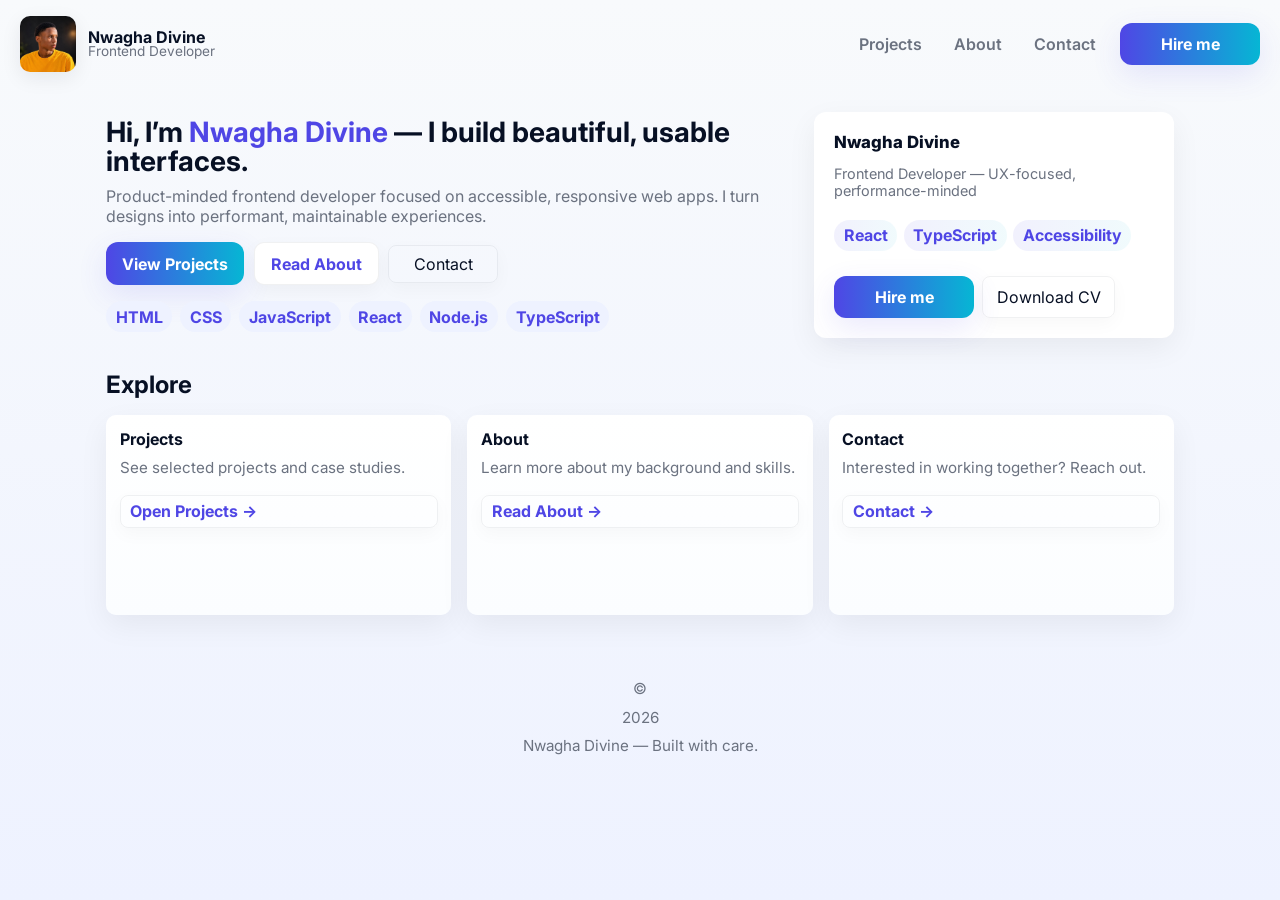
<file: index.html>
<!DOCTYPE html>
<html lang="en">
<head>
    <meta name="google-site-verification" content="jNjA-Ci3hBKKRr1n0fxtrMYZysL65Eof5y_areH0OV4" />
    <meta charset="UTF-8">
    <meta name="viewport" content="width=device-width, initial-scale=1.0">
    <title>Portfolio — Nwagha Divine</title>
    <meta name="description" content="Nwagha Divine — Frontend developer building accessible, performance-focused web interfaces.">
    <meta property="og:title" content="Nwagha Divine — Frontend Developer">
    <meta property="og:description" content="Building accessible, responsive web apps with clean, maintainable code.">
    <meta property="og:image" content="profile.jpg">
    <meta name="theme-color" content="#4f46e5">
    <link rel="preconnect" href="https://fonts.gstatic.com" crossorigin>
    <link href="https://fonts.googleapis.com/css2?family=Inter:wght@400;600;700&display=swap" rel="stylesheet">
    <link rel="stylesheet" href="style.css">
    <link rel="icon" href="profile.jpg" type="image/jpeg">
</head>
<body>
    <header>
        <a class="brand" href="index.html">
            <img src="profile.jpg" alt="Nwagha Divine" class="logo-img">
            <div>
                <div style="font-weight:700">Nwagha Divine</div>
                <div style="font-size:.85rem;color:var(--muted)">Frontend Developer</div>
            </div>
        </a>
        <nav>
            <a href="project.html">Projects</a>
            <a href="about.html">About</a>
            <a href="contact.html">Contact</a>
            <a class="cta" href="contact.html">Hire me</a>
        </nav>
        <button class="hamburger" aria-label="menu" id="menuBtn">☰</button>
    </header>

    <main class="container">
        <section class="hero">
            <div>
                <h1>Hi, I’m <span style="color:var(--accent)">Nwagha Divine</span> — I build beautiful, usable interfaces.</h1>
                <p>Product-minded frontend developer focused on accessible, responsive web apps. I turn designs into performant, maintainable experiences.</p>
                <div class="actions">
                    <a class="cta" href="project.html">View Projects</a>
                    <a class="btn-ghost" href="about.html">Read About</a>
                    <a href="contact.html" class="btn-outline">Contact</a>
                </div>
                <div style="margin-top:1rem;display:flex;gap:.5rem;flex-wrap:wrap">
                    <span class="skill">HTML</span>
                    <span class="skill">CSS</span>
                    <span class="skill">JavaScript</span>
                    <span class="skill">React</span>
                     <span class="skill">Node.js</span>
                    <span class="skill">TypeScript</span>
                </div>
            </div>
            <aside class="card">
                <div class="profile-name">Nwagha Divine</div>
                <div class="profile-role">Frontend Developer — UX-focused, performance-minded</div>
                <div class="profile-badges">
                    <div class="badge">React</div>
                    <div class="badge">TypeScript</div>
                    <div class="badge">Accessibility</div>
                </div>
                <div class="profile-actions">
                    <a href="contact.html" class="cta">Hire me</a>
                    <a href="cv.pdf" download="Nwagha-Divine-CV.pdf" class="btn-outline">Download CV</a>
                </div>
            </aside>
        </section>

        <section id="links" style="margin-top:2rem">
            <h2 style="margin:0 0 .75rem 0">Explore</h2>
            <div class="projects">
                <article class="project card">
                    <div style="font-weight:700">Projects</div>
                    <div style="color:var(--muted);font-size:.95rem">See selected projects and case studies.</div>
                    <a class="small-cta" href="project.html" style="margin-top:.5rem;display:inline-block">Open Projects →</a>
                </article>
                <article class="project card">
                    <div style="font-weight:700">About</div>
                    <div style="color:var(--muted);font-size:.95rem">Learn more about my background and skills.</div>
                    <a class="small-cta" href="about.html" style="margin-top:.5rem;display:inline-block">Read About →</a>
                </article>
                <article class="project card">
                    <div style="font-weight:700">Contact</div>
                    <div style="color:var(--muted);font-size:.95rem">Interested in working together? Reach out.</div>
                    <a class="small-cta" href="contact.html" style="margin-top:.5rem;display:inline-block">Contact →</a>
                </article>
            </div>
        </section>
    </main>

    <footer>
        © <span id="year"></span> Nwagha Divine — Built with care.
    </footer>

    <script src="script.js" defer></script>
</body>
</html>
</file>
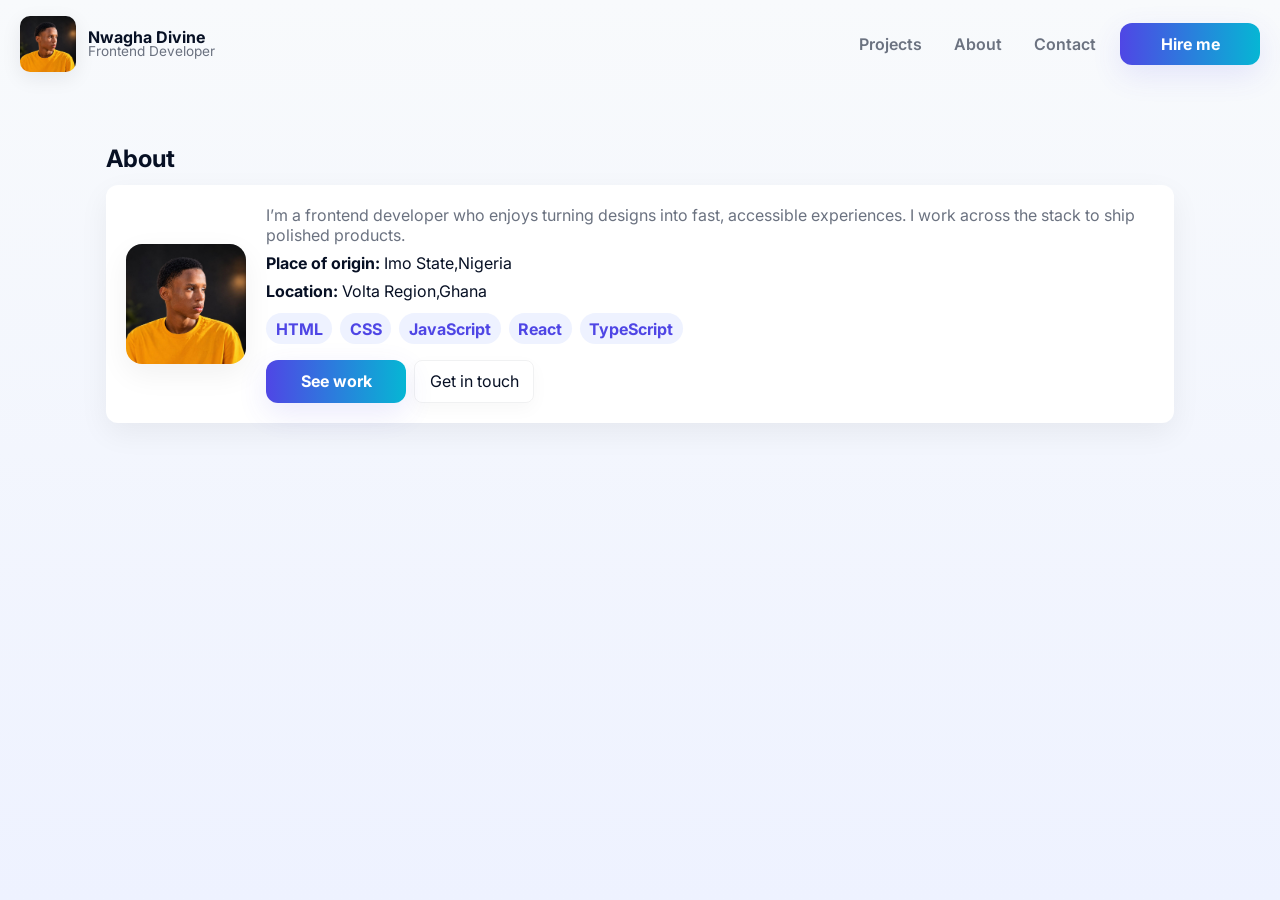
<file: about.html>
<!DOCTYPE html>
<html lang="en">
<head>
    <meta charset="UTF-8">
    <meta name="viewport" content="width=device-width, initial-scale=1.0">
    <title>About — Nwagha Divine</title>
    <meta name="description" content="About — Nwagha Divine, frontend developer focused on accessible and responsive interfaces.">
    <meta property="og:title" content="About — Nwagha Divine">
    <meta property="og:description" content="I build accessible, responsive web apps with a product-minded approach.">
    <meta property="og:image" content="profile.jpg">
    <link rel="preconnect" href="https://fonts.gstatic.com" crossorigin>
    <link href="https://fonts.googleapis.com/css2?family=Inter:wght@400;600;700&display=swap" rel="stylesheet">
    <link rel="stylesheet" href="style.css">
    <link rel="icon" href="profile.jpg" type="image/jpeg">
</head>
<body>
    <header>
        <a class="brand" href="index.html">
            <img src="profile.jpg" alt="Nwagha Divine" class="logo-img">
            <div>
                <div style="font-weight:700">Nwagha Divine</div>
                <div style="font-size:.85rem;color:var(--muted)">Frontend Developer</div>
            </div>
        </a>
        <nav>
            <a href="project.html">Projects</a>
            <a href="about.html">About</a>
            <a href="contact.html">Contact</a>
            <a class="cta" href="contact.html">Hire me</a>
        </nav>
        <button class="hamburger" aria-label="menu" id="menuBtn">☰</button>
    </header>

    <main class="container">
        <section style="margin-top:2rem">
            <h2 style="margin:0 0 .75rem 0">About</h2>
            <div class="about card" style="padding:1.25rem">
                <div class="avatar"><img src="profile.jpg" alt="Nwagha Divine"></div>
                <div>
                    <p style="margin:0;color:var(--muted)">I’m a frontend developer who enjoys turning designs into fast, accessible experiences. I work across the stack to ship polished products.</p>
                    <p style="margin:.5rem 0 0 0"><strong>Place of origin:</strong> Imo State,Nigeria</p>
                      <p style="margin:.5rem 0 0 0"><strong>Location:</strong> Volta Region,Ghana</p>
                    <div class="skills" style="margin-top:.75rem">
                        <span class="skill">HTML</span>
                        <span class="skill">CSS</span>
                        <span class="skill">JavaScript</span>
                        <span class="skill">React</span>
                        <span class="skill">TypeScript</span>
                    </div>
                    <div style="margin-top:1rem;display:flex;gap:.5rem">
                        <a class="cta" href="project.html">See work</a>
                        <a class="btn-outline" href="contact.html">Get in touch</a>
                    </div>
                </div>
            </div>
        </section>
    </main>

</footer>
    <script src="script.js" defer></script>
</body>
</html>

</body>
</html>
</file>
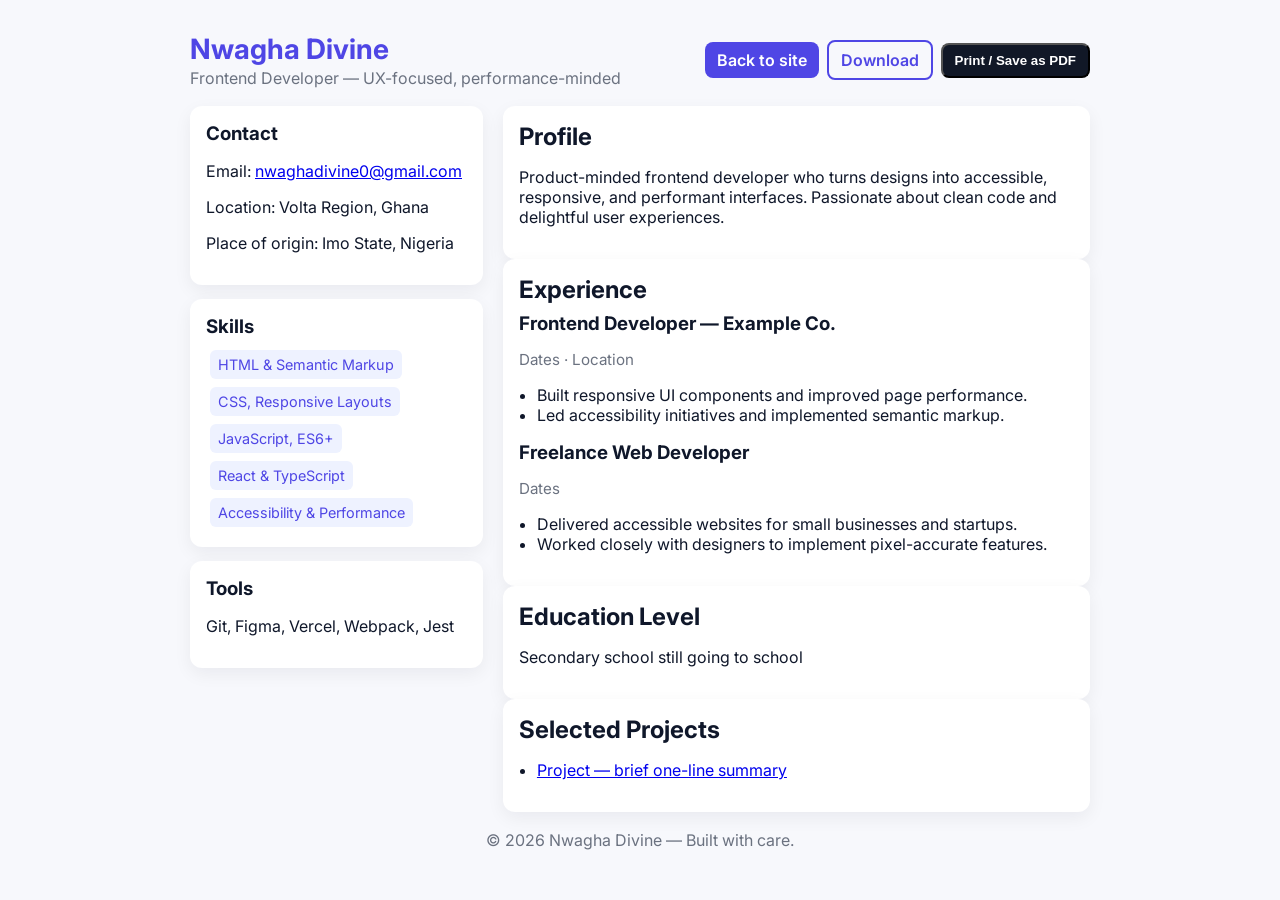
<file: cv.html>
<!doctype html>
<html lang="en">
<head>
  <meta charset="utf-8">
  <meta name="viewport" content="width=device-width,initial-scale=1">
  <title>Nwagha Divine —My CV</title>
  <link href="https://fonts.googleapis.com/css2?family=Inter:wght@300;400;600;700&display=swap" rel="stylesheet">
  <link rel="stylesheet" href="cv.css">
</head>
<body>
  <div class="cv-container">
    <header class="cv-header">
      <div>
        <h1 class="name">Nwagha Divine</h1>
        <p class="role">Frontend Developer — UX-focused, performance-minded</p>
      </div>
      <div class="actions">
        <a class="btn" href="index.html">Back to site</a>
        <a class="btn secondary" href="cv.html" download="Nwagha-Divine-CV.html">Download</a>
        <button class="btn print" onclick="window.print()">Print / Save as PDF</button>
      </div>
    </header>

    <main class="cv-main">
      <aside class="sidebar">
        <section class="contact card">
          <h3>Contact</h3>
          <p>Email: <a href="mailto:nwaghadivine0@gmail.com">nwaghadivine0@gmail.com</a></p>
          <p>Location: Volta Region, Ghana</p>
          <p>Place of origin: Imo State, Nigeria</p>
        </section>

        <section class="skills card">
          <h3>Skills</h3>
          <ul>
            <li>HTML &amp; Semantic Markup</li>
            <li>CSS, Responsive Layouts</li>
            <li>JavaScript, ES6+</li>
            <li>React &amp; TypeScript</li>
            <li>Accessibility &amp; Performance</li>
          </ul>
        </section>

        <section class="tools card">
          <h3>Tools</h3>
          <p>Git, Figma, Vercel, Webpack, Jest</p>
        </section>
      </aside>

      <section class="content">
        <section class="summary card">
          <h2>Profile</h2>
          <p>Product-minded frontend developer who turns designs into accessible, responsive, and performant interfaces. Passionate about clean code and delightful user experiences.</p>
        </section>

        <section class="experience card">
          <h2>Experience</h2>
          <div class="job">
            <h3>Frontend Developer — Example Co.</h3>
            <p class="meta">Dates · Location</p>
            <ul>
              <li>Built responsive UI components and improved page performance.</li>
              <li>Led accessibility initiatives and implemented semantic markup.</li>
            </ul>
          </div>

          <div class="job">
            <h3>Freelance Web Developer</h3>
            <p class="meta">Dates</p>
            <ul>
              <li>Delivered accessible websites for small businesses and startups.</li>
              <li>Worked closely with designers to implement pixel-accurate features.</li>
            </ul>
          </div>
        </section>

        <section class="education card">
          <h2>Education Level</h2>
          <p>Secondary school
            still going to school
          </p>
        </section>

        <section class="projects card">
          <h2>Selected Projects</h2>
          <ul>
            <li><a href="project.html">Project — brief one-line summary</a></li>
          </ul>
        </section>

      </section>
    </main>

    <footer class="cv-footer">
      <p>© <span id="year">2026</span> Nwagha Divine — Built with care.</p>
    </footer>
  </div>

  <script>
    document.getElementById('year').textContent = new Date().getFullYear();
  </script>
</body>
</html>
</file>
<file: style.css>
:root{
    --accent:#4f46e5;
    --accent-2:#06b6d4;
    --muted:#6b7280;
    --bg:#f8fafc;
    --card:#ffffff;
    --radius:12px;
}

*{box-sizing:border-box}
html,body{height:100%}
body{
    margin:0;
    font-family:Inter, system-ui, -apple-system, 'Segoe UI', Roboto, 'Helvetica Neue', Arial;
    color:#071024;
    background:linear-gradient(180deg,var(--bg) 0%, #eef2ff 100%);
    -webkit-font-smoothing:antialiased;
    -moz-osx-font-smoothing:grayscale;
}

header{
    display:flex;
    align-items:center;
    justify-content:space-between;
    gap:1rem;
    padding:1rem 1.25rem;
}
.brand{display:flex;gap:.75rem;align-items:center;text-decoration:none;color:inherit}
.logo-img{width:56px;height:56px;border-radius:10px;object-fit:cover;display:block;box-shadow:0 6px 20px rgba(15,23,42,0.08)}
.brand > div{line-height:1}
.brand div > div:first-child{font-weight:700}
.brand div > div:last-child{font-size:.85rem;color:var(--muted)}

nav{display:flex;gap:1rem;align-items:center}
nav a{color:var(--muted);text-decoration:none;font-weight:600;padding:.4rem .5rem;border-radius:8px;transition:all .18s ease}
nav a:hover, nav a:focus{color:var(--accent);background:rgba(79,70,229,0.06);outline:none}
.cta{background:linear-gradient(90deg,var(--accent),var(--accent-2));color:white;padding:.7rem 1rem;border-radius:12px;text-decoration:none;font-weight:700;box-shadow:0 10px 30px rgba(79,70,229,0.12);transition:transform .14s ease,box-shadow .14s ease}
.cta:hover{transform:translateY(-3px);box-shadow:0 18px 42px rgba(79,70,229,0.16)}
.btn-ghost{background:#ffffff;color:var(--accent);padding:.65rem 1rem;border-radius:10px;text-decoration:none;font-weight:700;border:1px solid rgba(15,23,42,0.06);display:inline-flex;align-items:center;justify-content:center;cursor:pointer;min-width:120px;box-shadow:0 6px 18px rgba(2,6,23,0.04);transition:transform .12s ease,box-shadow .12s ease}
.btn-ghost:hover{transform:translateY(-3px);box-shadow:0 14px 36px rgba(2,6,23,0.08)}
.btn-outline{background:#ffffff;border:1px solid rgba(15,23,42,0.06);padding:.6rem 1rem;border-radius:10px;color:var(--accent);text-decoration:none;transition:all .12s ease;display:inline-flex;align-items:center;justify-content:center;cursor:pointer;min-width:120px;box-shadow:0 6px 18px rgba(2,6,23,0.03)}
.btn-outline:hover{border-color:rgba(79,70,229,0.12);background:linear-gradient(90deg,rgba(79,70,229,0.03),rgba(6,182,212,0.02));color:var(--accent)}
.hamburger{display:none;background:none;border:0;font-size:1.25rem}

.container{max-width:1100px;margin:0 auto;padding:1.5rem 1rem}
.hero{display:grid;grid-template-columns:1fr 360px;gap:2rem;align-items:center}
.hero h1{font-size:1.75rem;margin:0;color:#071024;line-height:1.05}
.hero p{color:var(--muted);margin-top:.6rem;font-size:1rem}
.hero .actions{margin-top:.9rem;display:flex;gap:.6rem;flex-wrap:wrap;align-items:center}
.hero .actions a{min-width:110px}
.card{background:var(--card);border-radius:var(--radius);padding:1rem;box-shadow:0 10px 30px rgba(2,6,23,0.06)}

.projects{display:grid;grid-template-columns:repeat(3,1fr);gap:1rem;margin-top:1rem;align-items:stretch}
.project{padding:.85rem;border-radius:10px;background:linear-gradient(180deg,#fff,#fbfdff);display:flex;flex-direction:column;gap:.6rem;transition:transform .14s ease,box-shadow .14s ease;min-height:200px}
.project:hover{transform:translateY(-6px);box-shadow:0 18px 40px rgba(2,6,23,0.06)}
.project .thumb{height:140px;border-radius:8px;background:linear-gradient(135deg,#eef2ff,#fef3c7)}

.about{display:flex;gap:1.25rem;align-items:center}
.avatar img{width:120px;height:120px;border-radius:16px;object-fit:cover;display:block;box-shadow:0 10px 30px rgba(2,6,23,0.06)}

.skills{display:flex;flex-wrap:wrap;gap:.5rem;margin-top:.5rem}
.skill{background:#eef2ff;color:var(--accent);padding:.35rem .6rem;border-radius:999px;font-weight:700}

footer{padding:2rem 1.25rem;text-align:center;color:var(--muted);font-size:.95rem}

/* Accessibility focus */
a:focus{outline:3px solid rgba(79,70,229,0.16);outline-offset:3px}

@media (max-width:1000px){
    .hero{grid-template-columns:1fr}
    .projects{grid-template-columns:repeat(2,1fr)}
}
@media (max-width:640px){
    nav{display:none}
    .hamburger{display:block}
    .projects{grid-template-columns:1fr}
    .container{padding:1rem}
    .logo-img{width:44px;height:44px}
}

/* Subtle entrance animations */
@keyframes fadeUp{
    from{opacity:0;transform:translateY(10px)}
    to{opacity:1;transform:none}
}
@keyframes floaty{
    0%{transform:translateY(0)}
    50%{transform:translateY(-6px)}
    100%{transform:translateY(0)}
}

.container > *{animation:fadeUp .6s ease both}
.logo-img{animation:floaty 6s ease-in-out infinite}

/* Hero aside profile */
.hero aside.card{padding:1.25rem;display:flex;flex-direction:column;gap:.8rem;align-items:flex-start}
.profile-name{font-weight:800;font-size:1.05rem}
.profile-role{color:var(--muted);font-size:.9rem}
.profile-badges{display:flex;gap:.4rem;flex-wrap:wrap;margin-top:.5rem}
.profile-badges .badge{background:linear-gradient(90deg,rgba(79,70,229,0.08),rgba(6,182,212,0.06));color:var(--accent);padding:.35rem .6rem;border-radius:999px;font-weight:700}
.profile-actions{display:flex;gap:.5rem;margin-top:.75rem}
.btn-outline{background:transparent;border:1px solid rgba(15,23,42,0.06);padding:.5rem .85rem;border-radius:8px;color:#071024;text-decoration:none}

/* Project thumbnails and actions */
.project .thumb{height:160px;border-radius:8px;background-size:cover;background-position:center;overflow:hidden}

/* Ensure inline thumbnail images fill the thumb area */
.project .thumb img.thumb-img{width:100%;height:100%;object-fit:cover;display:block;border-radius:8px}
.project .meta{display:flex;justify-content:space-between;align-items:center;margin-top:.5rem}
.project .small-cta{margin-top:auto}
.project .muted{color:var(--muted);font-size:.92rem}
.project .small-cta{background:transparent;border:1px solid rgba(15,23,42,0.06);padding:.35rem .6rem;border-radius:8px;text-decoration:none;color:var(--accent);font-weight:700}

/* Global small CTA for compact buttons */
.small-cta{background:#ffffff;border:1px solid rgba(15,23,42,0.06);padding:.45rem .75rem;border-radius:8px;text-decoration:none;color:var(--accent);font-weight:700;display:inline-flex;align-items:center;justify-content:center;cursor:pointer;box-shadow:0 6px 18px rgba(2,6,23,0.03);transition:transform .12s ease,box-shadow .12s ease}
.small-cta:hover{background:linear-gradient(90deg,rgba(79,70,229,0.03),rgba(6,182,212,0.02));transform:translateY(-2px);box-shadow:0 12px 28px rgba(2,6,23,0.06)}

/* Focus states for keyboard users */
.cta:focus, .btn-ghost:focus, .btn-outline:focus, .small-cta:focus{outline:3px solid rgba(79,70,229,0.12);outline-offset:3px}

/* Footer polish */
footer{display:flex;flex-direction:column;gap:.6rem;align-items:center;justify-content:center;padding:2.5rem 1.25rem}
footer .foot-links{display:flex;gap:1rem}
footer a{color:var(--muted);text-decoration:none}

/* Professional back link used on case studies */
.back-link{display:inline-flex;align-items:center;gap:.5rem;padding:.5rem .75rem;border-radius:9px;border:1px solid rgba(15,23,42,0.06);background:#fff;color:var(--accent);text-decoration:none;font-weight:700;box-shadow:0 6px 18px rgba(2,6,23,0.04);transition:transform .14s ease,box-shadow .14s ease}
.back-link:hover{transform:translateY(-3px);box-shadow:0 14px 36px rgba(2,6,23,0.08)}
.back-link svg{width:16px;height:16px;display:block;fill:currentColor}

/* Contact page styles */
.contact-grid{display:grid;grid-template-columns:1fr 1fr;gap:20px;align-items:start}
.contact-info{padding:8px}
.contact-info a{color:var(--accent);text-decoration:none}
.contact-form{display:flex;flex-direction:column;gap:.6rem}
.form-row{display:flex;flex-direction:column}
.form-row label{font-size:.9rem;margin-bottom:.25rem;color:var(--muted)}
.contact-form input,.contact-form textarea{padding:.65rem;border-radius:10px;border:1px solid rgba(15,23,42,0.06);font-size:1rem}
.contact-form textarea{min-height:160px}
.contact-form .cta{align-self:flex-start}

/* Ensure CTA buttons always show their label and have clear sizing */
.contact-form .cta, .cta{min-width:140px;display:inline-flex;align-items:center;justify-content:center;gap:.4rem}
.contact-form .cta{padding:.6rem .95rem}

@media (max-width:900px){
    .contact-grid{grid-template-columns:1fr}
}
</file>
<file: cv.css>
:root{
  --bg:#f7f8fc;
  --card:#ffffff;
  --accent:#4f46e5;
  --muted:#6b7280;
  --max-width:900px;
  --radius:12px;
  --sans:'Inter',system-ui,-apple-system,Segoe UI,Roboto,'Helvetica Neue',Arial;
}
*{box-sizing:border-box}
body{font-family:var(--sans);background:var(--bg);color:#0f172a;margin:0;padding:32px}
.cv-container{max-width:var(--max-width);margin:0 auto;background:transparent}
.cv-header{display:flex;justify-content:space-between;align-items:center;margin-bottom:18px}
.name{font-size:1.75rem;margin:0;color:var(--accent)}
.role{margin:2px 0 0;color:var(--muted)}
.actions{display:flex;gap:8px;align-items:center}
.btn{background:var(--accent);color:white;padding:8px 12px;border-radius:8px;text-decoration:none;font-weight:600}
.btn.secondary{background:transparent;color:var(--accent);border:2px solid var(--accent)}
.btn.print{background:#111827}

.cv-main{display:grid;grid-template-columns:1fr 2fr;gap:20px}
.sidebar .card, .content .card{background:var(--card);padding:16px;border-radius:var(--radius);box-shadow:0 6px 18px rgba(15,23,42,0.06)}
.sidebar{display:flex;flex-direction:column;gap:14px}
.sidebar h3{margin:0 0 8px 0}
.skills ul{list-style:none;padding:0;margin:0}
.skills li{background:#eef2ff;color:var(--accent);display:inline-block;padding:6px 8px;margin:4px;border-radius:6px;font-size:.9rem}
.content .card h2{margin:0 0 8px 0}
.job h3{margin:0}
.meta{color:var(--muted);font-size:.95rem;margin-bottom:8px}
.content ul{padding-left:1.1rem}
.cv-footer{text-align:center;color:var(--muted);margin-top:18px}

@media (max-width:900px){
  .cv-main{grid-template-columns:1fr;}
  .actions{flex-wrap:wrap}
}

/* Print styling: clean, no background, scale to A4 width */
@media print{
  body{background:white;padding:0}
  .cv-container{box-shadow:none}
  .actions, .btn{display:none}
  .sidebar{flex-direction:column}
  .cv-main{gap:8px}
}
</file>
